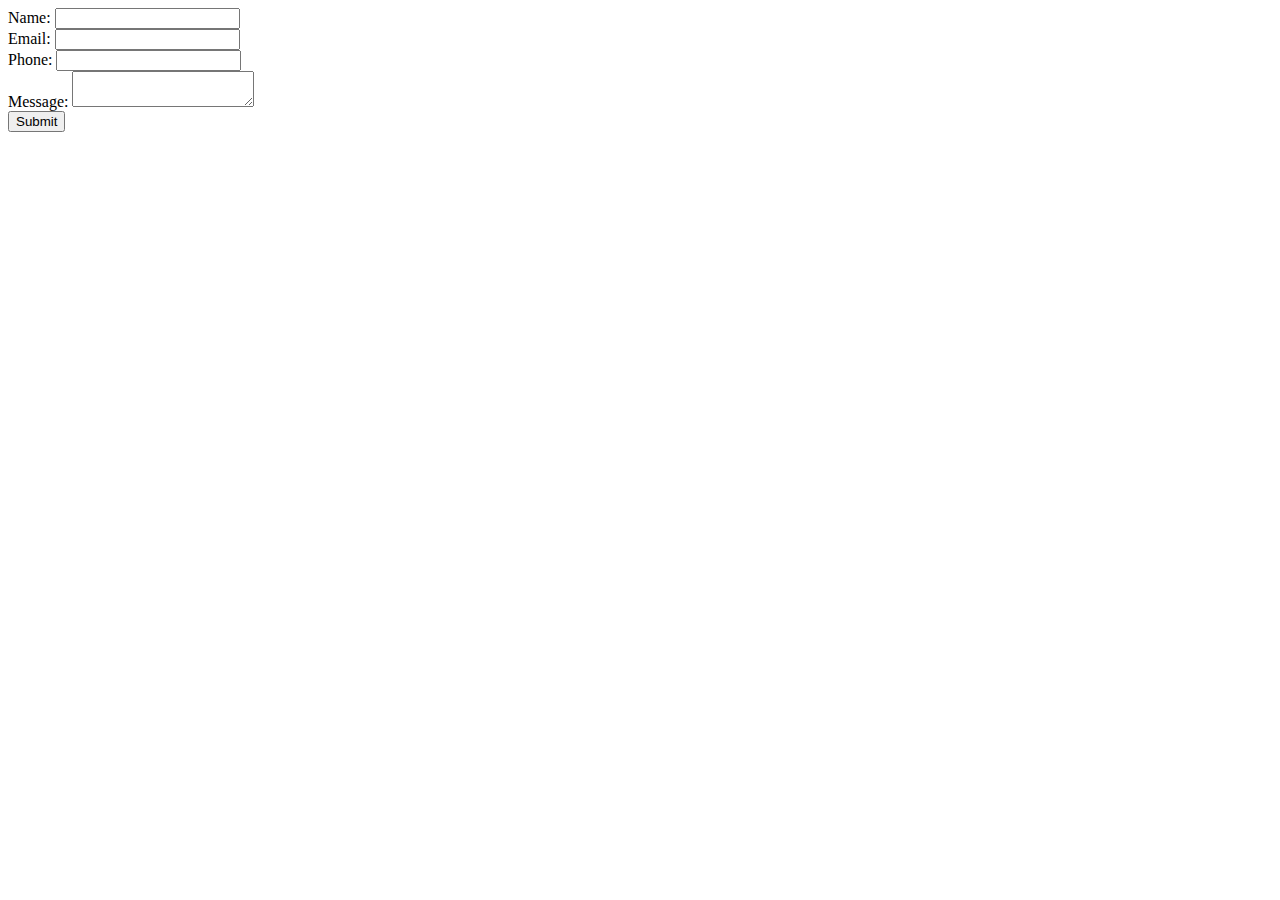
<file: contact-test.html>
<!DOCTYPE html>
<html lang="en">
<head>
    <meta charset="UTF-8">
    <meta name="viewport" content="width=device-width, initial-scale=1.0">
    <title>Document</title>
</head>
<body>
    
    <form id="contact-form" method="POST" action="./mail.php">
        <div class="form-row form-error" style="display:none;"></div>
        <div class="form-row">
          <label for="contact-form-name">Name:</label>
          <input id="contact-form-name" class="form-input" type="text" name="name" required>
        </div>
        <div class="form-row">
          <label for="contact-form-email">Email:</label>
          <input id="contact-form-email" class="form-input" type="email" name="email" required>
        </div>
        <div class="form-row">
          <label for="contact-form-phone">Phone:</label>
          <input id="contact-form-phone" class="form-input" type="tel" name="phone">
        </div>
        <div class="form-row">
          <label for="contact-form-message">Message:</label>
          <textarea id="contact-form-message" class="form-input" name="message" required></textarea>
        </div>
        <button type="submit">Submit</button>
      </form>

</body>
</html>
</file>
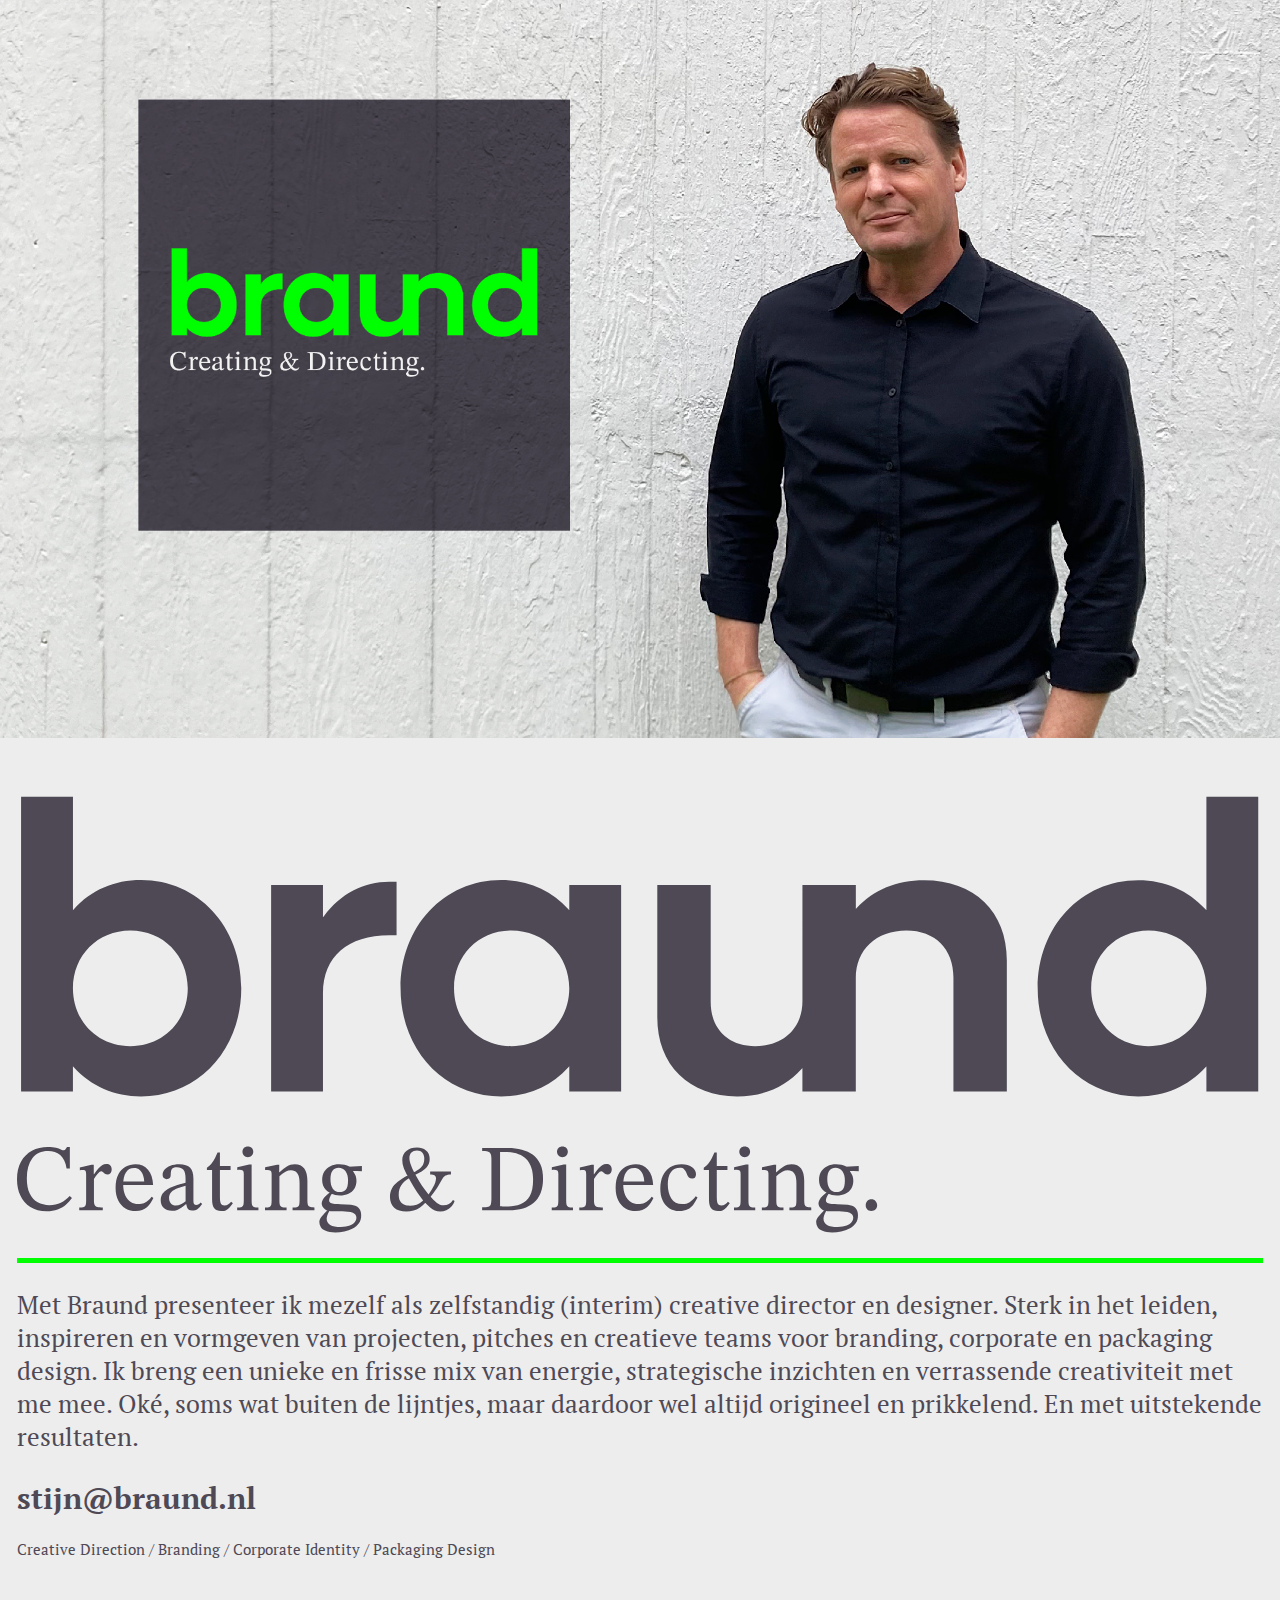
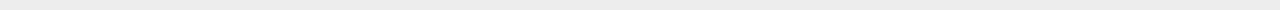
<file: landingspage.html>
<!DOCTYPE html>
<html lang="en">
<head>
    <meta charset="UTF-8">
    <meta name="viewport" content="width=device-width, initial-scale=1.0">
    <title>BRAUND</title>

    <link rel="stylesheet" href="./landingspage-styles.css">
    <link rel="icon" type="image/x-icon" href="./img/favicon.ico">
</head>
<body>
    
    <img class="landingspage-img" src="./img/Beelden/STIJN_LANDINGSPAGE.jpg" alt="">

    <div class="mobiel-container">

        <img src="./img/SVG/BRAUND-TEXT-GRIJS.svg" alt="">

        <div class="lijn"></div>

        <p>Met Braund presenteer ik mezelf als zelfstandig (interim) creative director en designer. Sterk in het leiden, inspireren en vormgeven van projecten, pitches en creatieve teams voor branding, corporate en packaging design. Ik breng een unieke en frisse mix van energie, strategische inzichten en verrassende creativiteit met me mee. Oké, soms wat buiten de lijntjes, maar daardoor wel altijd origineel en prikkelend. En met uitstekende resultaten.</p>

        <h2><a href="mailto:stijn@braund.nl">stijn@braund.nl</a></h2>
        
        <span>Creative Direction / Branding / Corporate Identity / Packaging Design</span>

    </div>

</body>
</html>
</file>
<file: landingspage-styles.css>
@import url('https://fonts.googleapis.com/css2?family=PT+Serif&display=swap');

:root{

    --main: #4E4955;
    --secondary: #00FF00;
    --third: #EDEDED;

}

* {

    font-family: 'PT Serif', serif;

}

html, body{

    margin: 0;
    padding: 0;

    scroll-behavior: smooth;
    background-color: var(--third);

    overflow-x: hidden;

}

.landingspage-img{

    width: 100%;

}

.mobiel-container{

    display: none;

}

@media only screen and (max-width: 1345px){ 

    .landingspage-img{

        content: url("./img/Beelden/Slideshow_1_1.jpg");

    }

    .mobiel-container{

        display: block;
        margin: 17px;

        margin-top: 50px;
        margin-bottom: 50px;

    }

    .mobiel-container img{

        width: 100%;

    }

    .mobiel-container .lijn{

        width: 100%;
        height: 5px;

        margin-top: 15px;
        background-color: var(--secondary);

    }

    .mobiel-container p{

        color: var(--main);
        font-size: 25px;

    }

    .mobiel-container a{

        color: var(--main);
        font-size: 30px;

        text-decoration: none;

    }

    .mobiel-container span{

        color: var(--main);
        font-size: 15px;

    }

}
</file>
